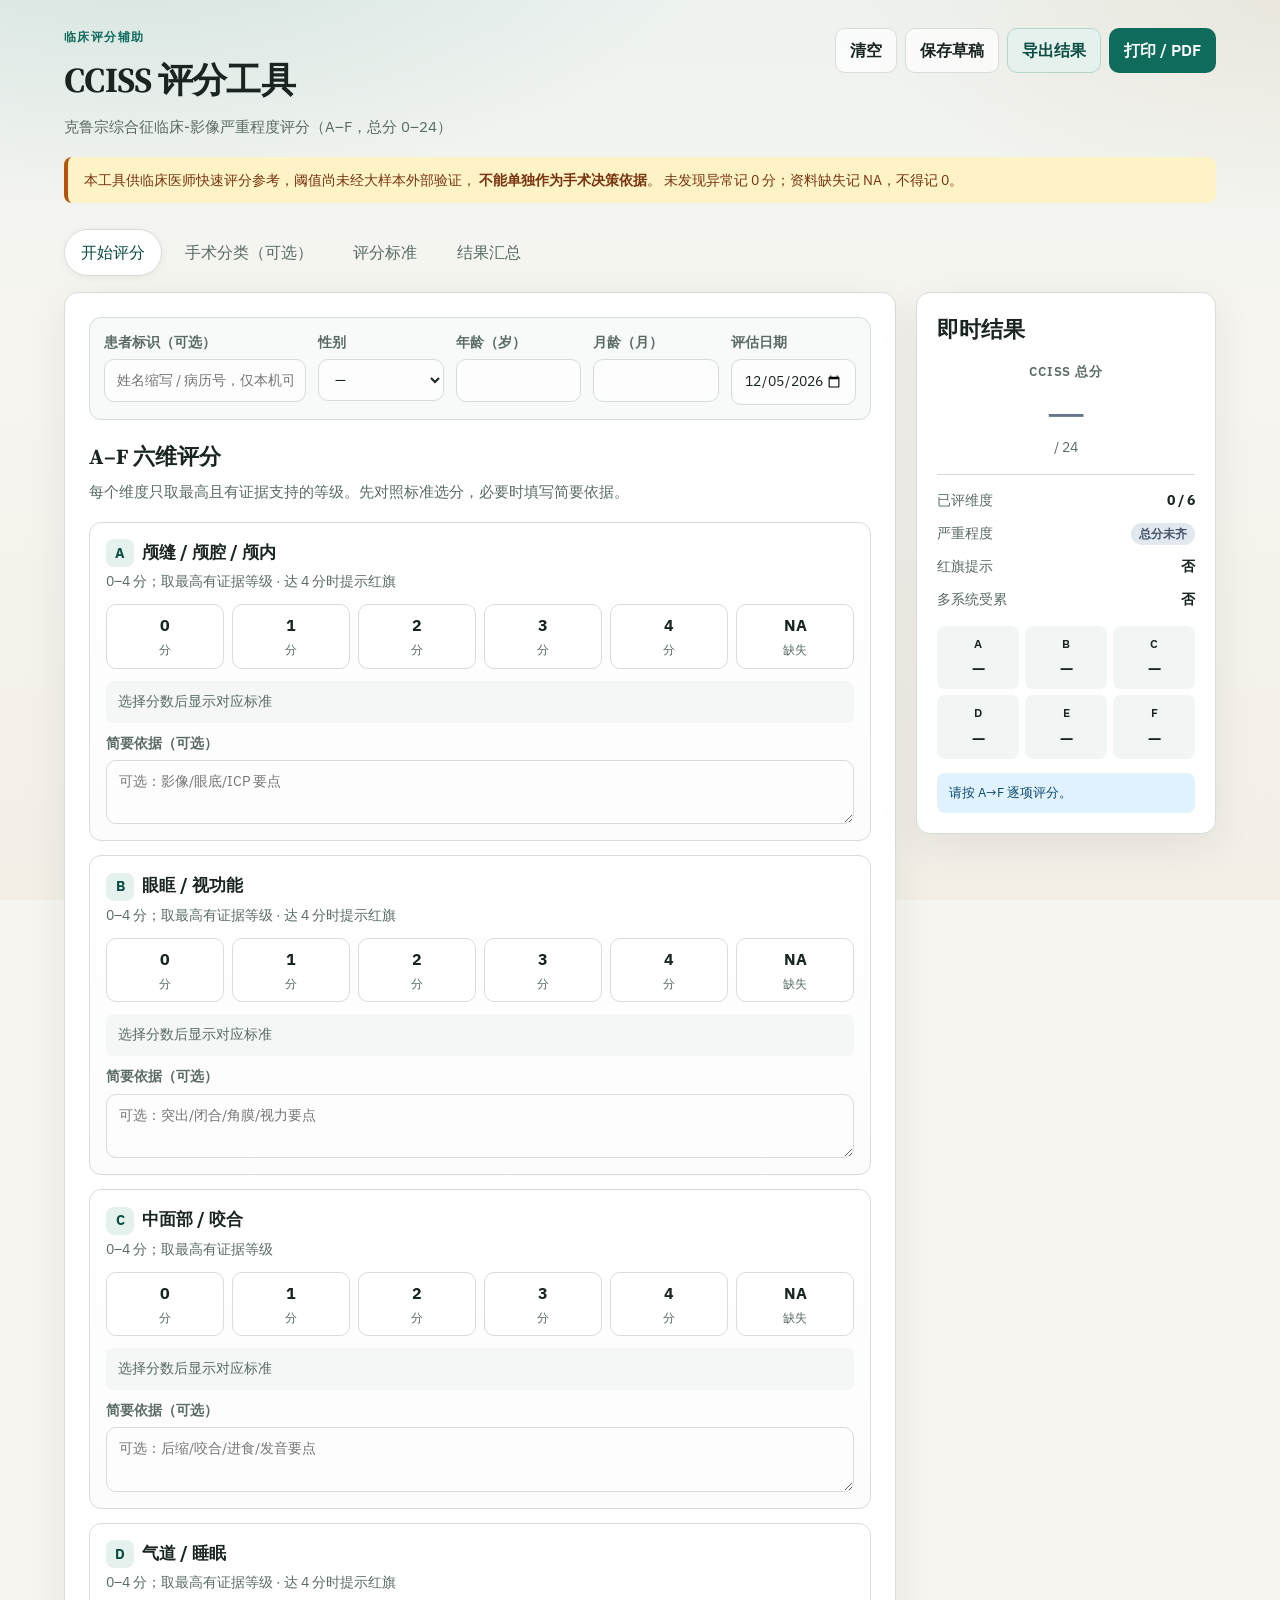
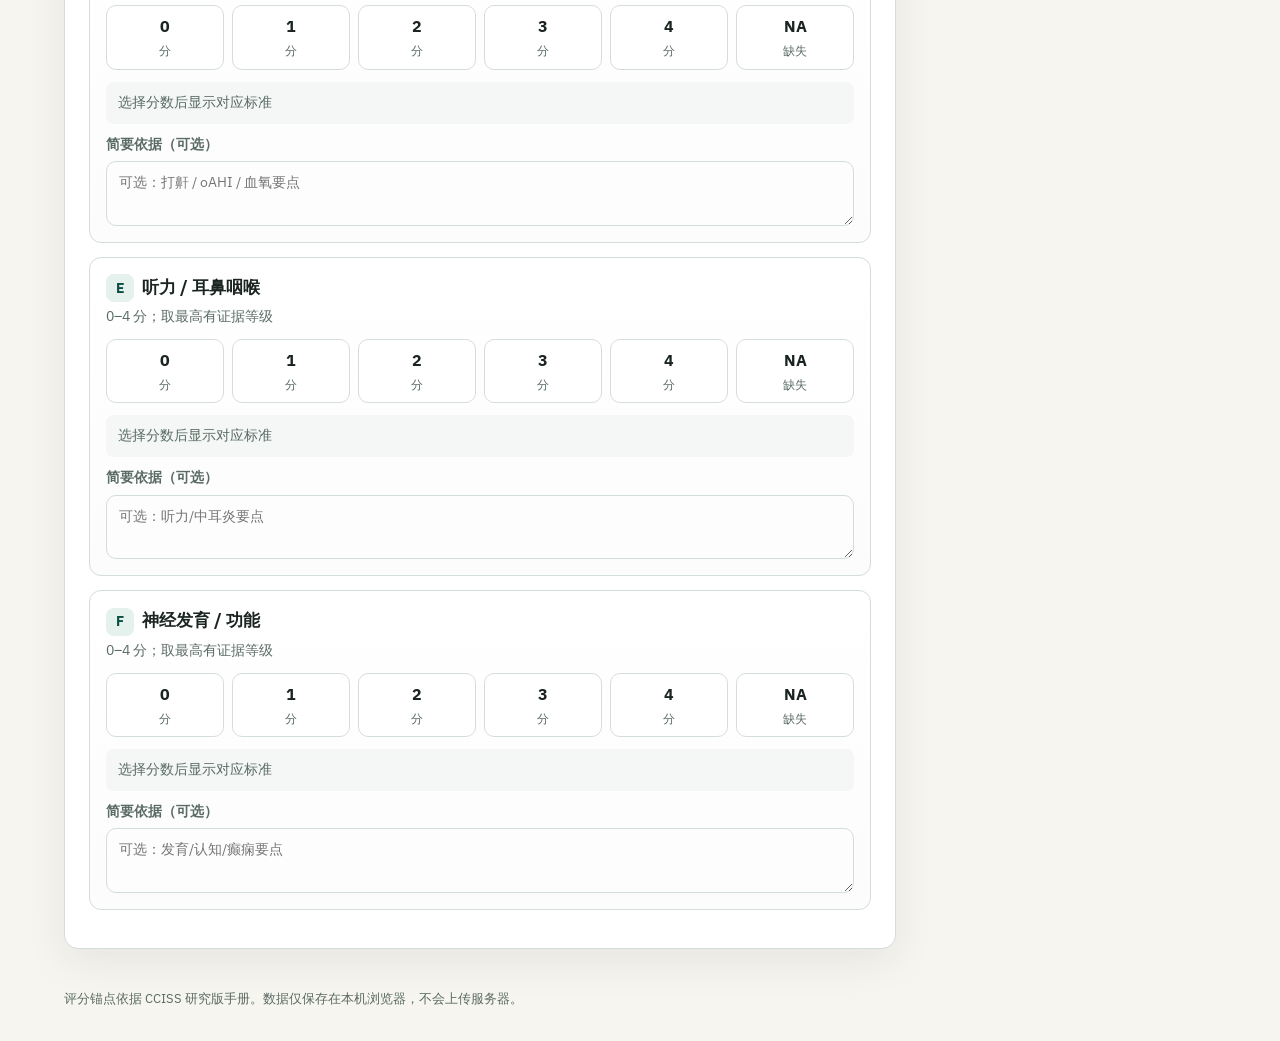
<file: index.html>
<!DOCTYPE html>
<html lang="zh-CN">
<head>
  <meta charset="UTF-8" />
  <meta name="viewport" content="width=device-width, initial-scale=1" />
  <title>CCISS 克鲁宗综合征评分工具</title>
  <link rel="preconnect" href="https://fonts.googleapis.com" />
  <link rel="preconnect" href="https://fonts.gstatic.com" crossorigin />
  <link href="https://fonts.googleapis.com/css2?family=IBM+Plex+Sans:wght@400;500;600;700&family=Source+Serif+4:opsz,wght@8..60,600;8..60,700&display=swap" rel="stylesheet" />
  <link rel="stylesheet" href="styles.css" />
</head>
<body>
  <div class="app-bg" aria-hidden="true"></div>

  <header class="site-header">
    <div class="header-inner">
      <div class="brand">
        <p class="brand-kicker">临床评分辅助</p>
        <h1>CCISS 评分工具</h1>
        <p class="brand-sub">克鲁宗综合征临床-影像严重程度评分（A–F，总分 0–24）</p>
      </div>
      <div class="header-actions">
        <button type="button" class="btn ghost" id="btn-reset">清空</button>
        <button type="button" class="btn ghost" id="btn-save">保存草稿</button>
        <button type="button" class="btn secondary" id="btn-export">导出结果</button>
        <button type="button" class="btn primary" id="btn-print">打印 / PDF</button>
      </div>
    </div>
    <p class="disclaimer">
      本工具供临床医师快速评分参考，阈值尚未经大样本外部验证，
      <strong>不能单独作为手术决策依据</strong>。
      未发现异常记 0 分；资料缺失记 NA，不得记 0。
    </p>
  </header>

  <nav class="tabs" role="tablist">
    <button type="button" class="tab active" data-tab="cciss" role="tab" aria-selected="true">开始评分</button>
    <button type="button" class="tab" data-tab="surgery" role="tab">手术分类（可选）</button>
    <button type="button" class="tab" data-tab="anchors" role="tab">评分标准</button>
    <button type="button" class="tab" data-tab="summary" role="tab">结果汇总</button>
  </nav>

  <main class="layout">
    <section class="main-panel">
      <!-- CCISS 评分（含简要患者信息） -->
      <div class="panel active" id="panel-cciss" role="tabpanel">
        <div class="patient-bar">
          <label>患者标识（可选）
            <input type="text" id="patient_label" placeholder="姓名缩写 / 病历号，仅本机可见" />
          </label>
          <label>性别
            <select id="sex">
              <option value="">—</option>
              <option value="男">男</option>
              <option value="女">女</option>
            </select>
          </label>
          <label>年龄（岁）
            <input type="number" id="age_years" min="0" step="1" />
          </label>
          <label>月龄（月）
            <input type="number" id="age_months" min="0" max="11" step="1" />
          </label>
          <label>评估日期
            <input type="date" id="assess_date" />
          </label>
        </div>

        <div class="panel-head">
          <h2>A–F 六维评分</h2>
          <p class="hint">每个维度只取最高且有证据支持的等级。先对照标准选分，必要时填写简要依据。</p>
        </div>
        <div id="dimensions"></div>
      </div>

      <!-- 手术分类（可选） -->
      <div class="panel" id="panel-surgery" role="tabpanel">
        <h2>手术分类（可选）</h2>
        <p class="hint">如需记录拟行/已行手术类型可填写；手术方式不反向决定 A–F 分数。</p>

        <fieldset class="block">
          <legend>主要手术指征（单选）</legend>
          <div class="choice-grid" id="indication-primary"></div>
        </fieldset>

        <fieldset class="block">
          <legend>术式代码（可多选）</legend>
          <div class="choice-grid multi" id="procedure-codes"></div>
        </fieldset>

        <fieldset class="block">
          <legend>手术复杂度（单选）</legend>
          <div class="choice-grid" id="complexity-grade"></div>
        </fieldset>

        <div class="form-grid">
          <label>牵张成骨
            <select id="distraction">
              <option value="无">无</option>
              <option value="有">有</option>
            </select>
          </label>
          <label class="span-2">术式说明
            <input type="text" id="procedure_text" placeholder="如：Le Fort III + 牵张" />
          </label>
        </div>
      </div>

      <!-- 评分标准 -->
      <div class="panel" id="panel-anchors" role="tabpanel">
        <h2>A–F 评分标准</h2>
        <p class="hint">各维度 0–4 分锚点说明，供评分时对照。</p>
        <div id="anchor-tables"></div>
      </div>

      <!-- 结果汇总 -->
      <div class="panel" id="panel-summary" role="tabpanel">
        <h2>评分结果</h2>
        <div id="summary-detail" class="summary-detail"></div>
        <label class="full">备注
          <textarea id="clinical_notes" rows="3" placeholder="可选：补充临床判断或需随访事项"></textarea>
        </label>
      </div>
    </section>

    <aside class="result-rail" aria-live="polite">
      <h2>即时结果</h2>
      <div class="score-hero">
        <p class="score-label">CCISS 总分</p>
        <p class="score-value" id="live-total">—</p>
        <p class="score-max">/ 24</p>
      </div>
      <dl class="result-list">
        <div><dt>已评维度</dt><dd id="live-scorable">0 / 6</dd></div>
        <div><dt>严重程度</dt><dd id="live-grade">—</dd></div>
        <div><dt>红旗提示</dt><dd id="live-redflag">否</dd></div>
        <div><dt>多系统受累</dt><dd id="live-multisystem">否</dd></div>
      </dl>
      <div class="dim-pills" id="live-dims"></div>
      <div class="rail-note" id="live-note">请按 A→F 逐项评分。</div>
    </aside>
  </main>

  <footer class="site-footer">
    <p>评分锚点依据 CCISS 研究版手册。数据仅保存在本机浏览器，不会上传服务器。</p>
  </footer>

  <script src="app.js"></script>
</body>
</html>
</file>
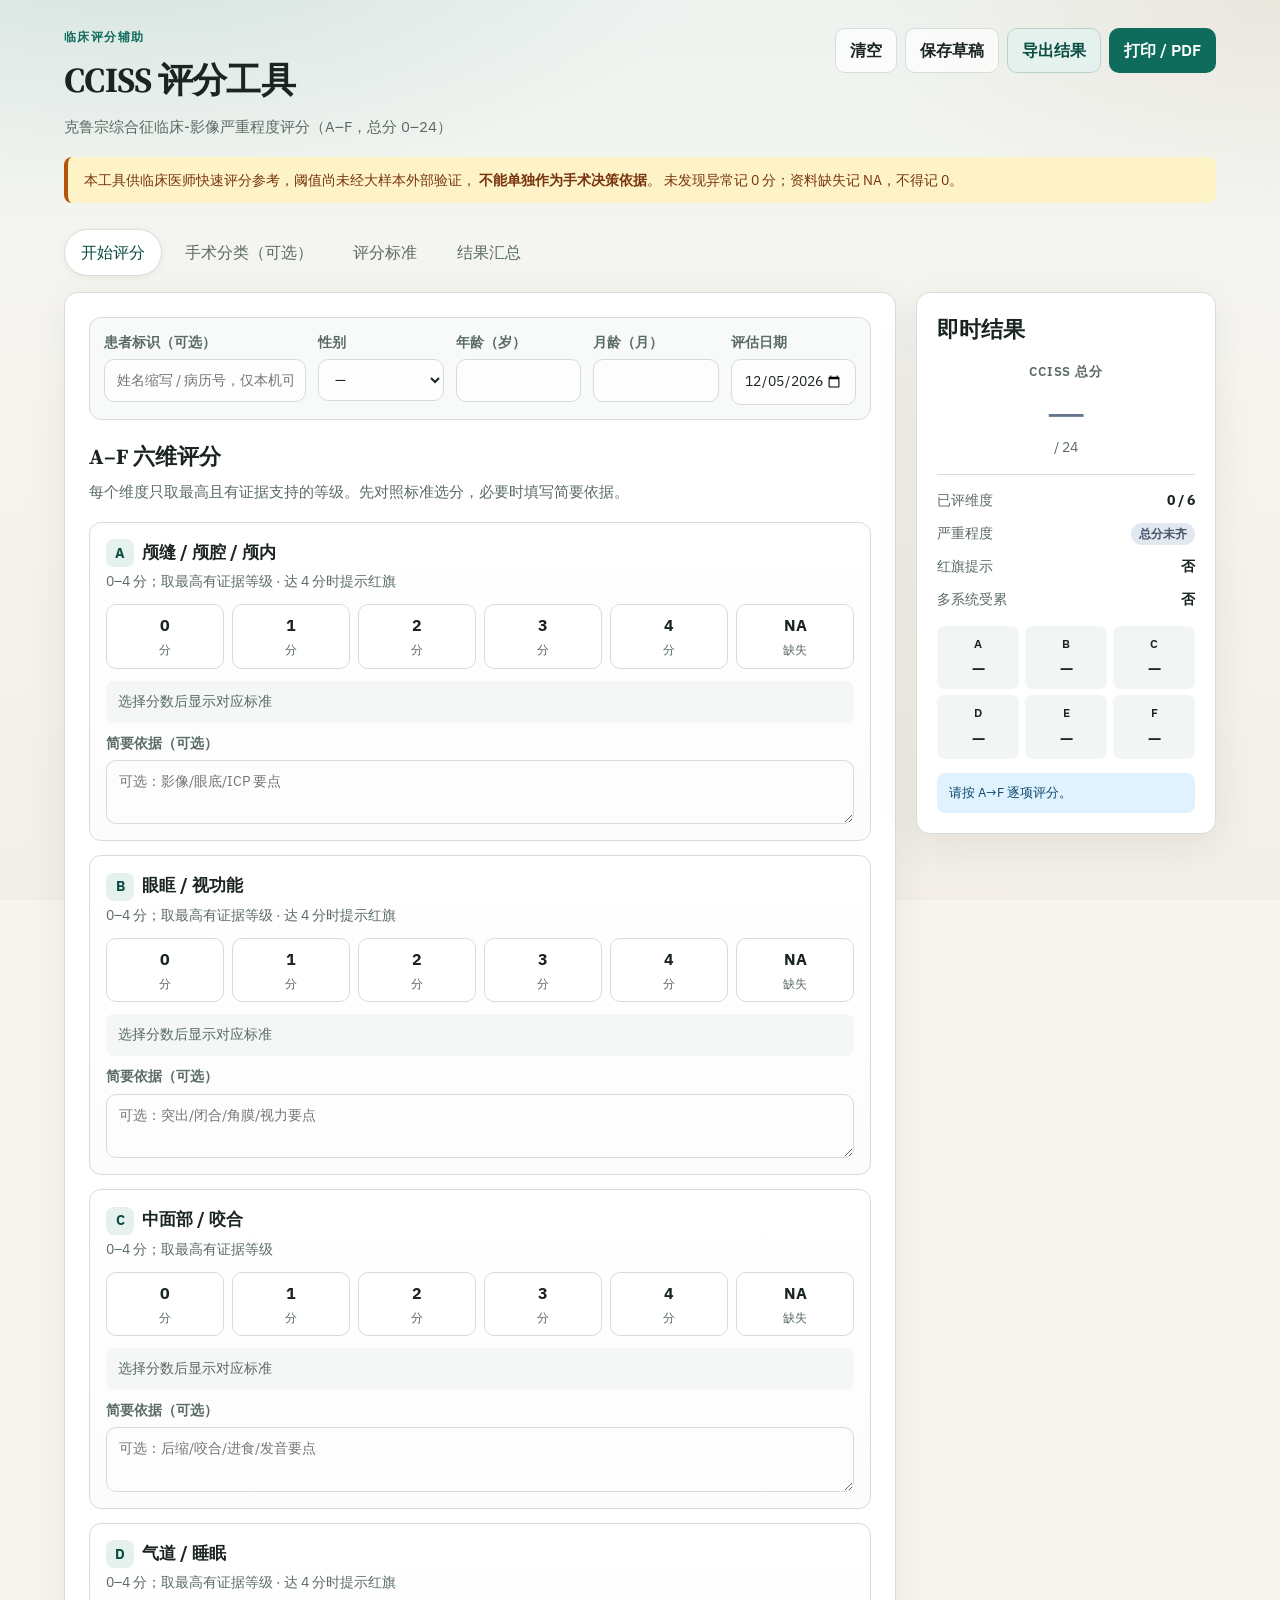
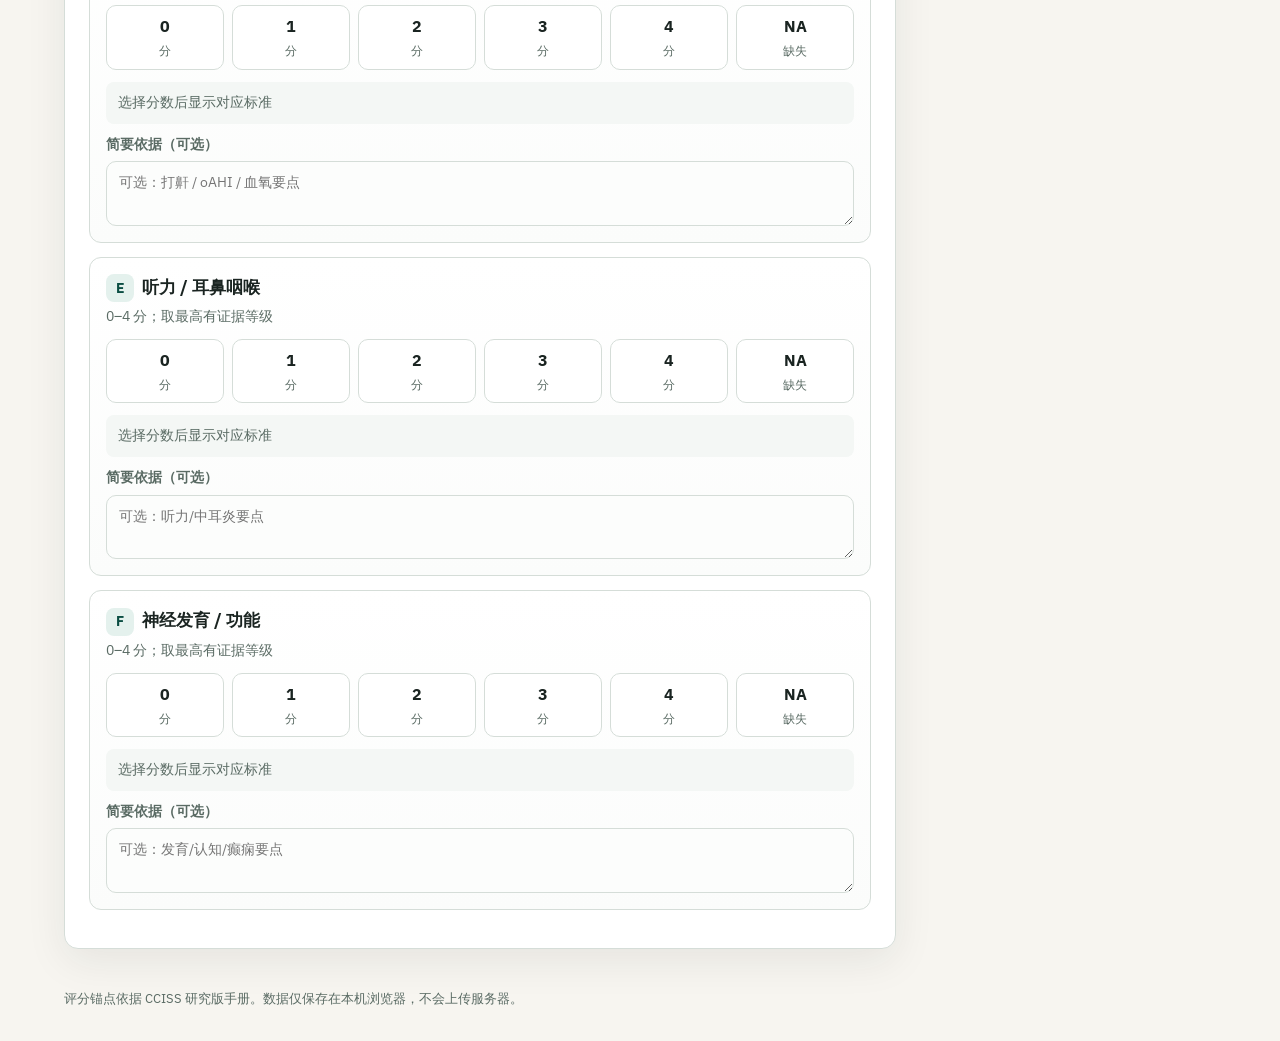
<file: cciss-scorer.html>
<!DOCTYPE html>
<html lang="zh-CN">
<head>
  <meta charset="UTF-8" />
  <meta name="viewport" content="width=device-width, initial-scale=1" />
  <title>CCISS 克鲁宗综合征评分工具</title>
  <link rel="preconnect" href="https://fonts.googleapis.com" />
  <link rel="preconnect" href="https://fonts.gstatic.com" crossorigin />
  <link href="https://fonts.googleapis.com/css2?family=IBM+Plex+Sans:wght@400;500;600;700&family=Source+Serif+4:opsz,wght@8..60,600;8..60,700&display=swap" rel="stylesheet" />
  <style>
:root {
  --ink: #1a2421;
  --muted: #5a6b64;
  --line: #d5ddd8;
  --paper: #f7f5f0;
  --card: #ffffff;
  --teal: #0f6b5c;
  --teal-deep: #0a4d42;
  --teal-soft: #e4f1ed;
  --amber: #b45309;
  --amber-soft: #fef3c7;
  --rose: #9f1239;
  --rose-soft: #ffe4e6;
  --sky: #0c4a6e;
  --sky-soft: #e0f2fe;
  --shadow: 0 12px 40px rgba(26, 36, 33, 0.08);
  --radius: 14px;
  --font: "IBM Plex Sans", "PingFang SC", "Noto Sans SC", sans-serif;
  --display: "Source Serif 4", "Songti SC", Georgia, serif;
}

* { box-sizing: border-box; }
html { scroll-behavior: smooth; }

body {
  margin: 0;
  font-family: var(--font);
  color: var(--ink);
  background: var(--paper);
  line-height: 1.55;
  min-height: 100vh;
}

.app-bg {
  position: fixed;
  inset: 0;
  z-index: -1;
  background:
    radial-gradient(1000px 500px at 10% -10%, rgba(15, 107, 92, 0.12), transparent 60%),
    radial-gradient(800px 400px at 100% 0%, rgba(180, 83, 9, 0.08), transparent 55%),
    linear-gradient(180deg, #eef3f0 0%, var(--paper) 40%, #f3efe7 100%);
}

.site-header {
  max-width: 1200px;
  margin: 0 auto;
  padding: 28px 24px 8px;
}

.header-inner {
  display: flex;
  justify-content: space-between;
  gap: 20px;
  align-items: flex-start;
  flex-wrap: wrap;
}

.brand-kicker {
  margin: 0 0 6px;
  font-size: 12px;
  letter-spacing: 0.12em;
  text-transform: uppercase;
  color: var(--teal);
  font-weight: 600;
}

.brand h1 {
  margin: 0;
  font-family: var(--display);
  font-size: clamp(1.6rem, 3vw, 2.2rem);
  font-weight: 700;
  letter-spacing: -0.02em;
}

.brand-sub {
  margin: 8px 0 0;
  color: var(--muted);
  font-size: 0.95rem;
}

.header-actions {
  display: flex;
  flex-wrap: wrap;
  gap: 8px;
}

.disclaimer {
  margin: 18px 0 0;
  padding: 12px 16px;
  background: var(--amber-soft);
  border-left: 4px solid var(--amber);
  border-radius: 8px;
  color: #78350f;
  font-size: 0.9rem;
}

.disclaimer strong { font-weight: 700; }

.tabs {
  max-width: 1200px;
  margin: 18px auto 0;
  padding: 0 24px;
  display: flex;
  gap: 6px;
  flex-wrap: wrap;
}

.tab {
  border: 1px solid transparent;
  background: transparent;
  color: var(--muted);
  padding: 10px 16px;
  border-radius: 999px;
  cursor: pointer;
  font: inherit;
  font-weight: 500;
  transition: 0.2s ease;
}

.tab:hover { color: var(--ink); background: rgba(255,255,255,0.6); }
.tab.active {
  background: var(--card);
  color: var(--teal-deep);
  border-color: var(--line);
  box-shadow: 0 2px 8px rgba(26, 36, 33, 0.06);
}

.layout {
  max-width: 1200px;
  margin: 16px auto 40px;
  padding: 0 24px;
  display: grid;
  grid-template-columns: minmax(0, 1fr) 300px;
  gap: 20px;
  align-items: start;
}

.main-panel,
.result-rail {
  background: var(--card);
  border: 1px solid var(--line);
  border-radius: var(--radius);
  box-shadow: var(--shadow);
}

.main-panel { padding: 24px; min-height: 520px; }
.result-rail {
  padding: 20px;
  position: sticky;
  top: 16px;
}

.panel { display: none; }
.panel.active { display: block; animation: fadeIn 0.25s ease; }

@keyframes fadeIn {
  from { opacity: 0; transform: translateY(4px); }
  to { opacity: 1; transform: none; }
}

h2 {
  margin: 0 0 8px;
  font-family: var(--display);
  font-size: 1.35rem;
}

.panel-head { margin-bottom: 16px; }

.patient-bar {
  display: grid;
  grid-template-columns: 1.4fr repeat(4, minmax(0, 1fr));
  gap: 12px;
  margin-bottom: 20px;
  padding: 14px;
  border: 1px solid var(--line);
  border-radius: 12px;
  background: #f7faf8;
}

.hint {
  margin: 0 0 18px;
  color: var(--muted);
  font-size: 0.92rem;
}

@media (max-width: 960px) {
  .patient-bar { grid-template-columns: 1fr 1fr; }
}

@media (max-width: 640px) {
  .patient-bar { grid-template-columns: 1fr; }
}

.form-grid {
  display: grid;
  grid-template-columns: repeat(2, minmax(0, 1fr));
  gap: 14px 16px;
}

label, .full {
  display: flex;
  flex-direction: column;
  gap: 6px;
  font-size: 0.86rem;
  font-weight: 600;
  color: var(--muted);
}

.full { margin-top: 14px; }
.span-2 { grid-column: span 2; }

input, select, textarea {
  font: inherit;
  font-weight: 400;
  color: var(--ink);
  padding: 10px 12px;
  border: 1px solid var(--line);
  border-radius: 10px;
  background: #fcfdfc;
  outline: none;
  transition: border-color 0.15s, box-shadow 0.15s;
}

input:focus, select:focus, textarea:focus {
  border-color: var(--teal);
  box-shadow: 0 0 0 3px rgba(15, 107, 92, 0.15);
}

textarea { resize: vertical; }

.btn {
  font: inherit;
  font-weight: 600;
  border-radius: 10px;
  padding: 9px 14px;
  cursor: pointer;
  border: 1px solid transparent;
  transition: 0.15s ease;
}

.btn.primary {
  background: var(--teal);
  color: white;
}
.btn.primary:hover { background: var(--teal-deep); }

.btn.secondary {
  background: var(--teal-soft);
  color: var(--teal-deep);
  border-color: #b7d4cb;
}
.btn.secondary:hover { background: #d5ebe4; }

.btn.ghost {
  background: rgba(255,255,255,0.7);
  border-color: var(--line);
  color: var(--ink);
}
.btn.ghost:hover { background: white; }

.dim-card {
  border: 1px solid var(--line);
  border-radius: 12px;
  padding: 16px;
  margin-bottom: 14px;
  background: linear-gradient(180deg, #fff 0%, #fbfcfb 100%);
}

.dim-card.flagged {
  border-color: #fda4af;
  background: linear-gradient(180deg, #fff 0%, #fff5f6 100%);
}

.dim-top {
  display: flex;
  justify-content: space-between;
  gap: 12px;
  align-items: flex-start;
  margin-bottom: 12px;
}

.dim-code {
  display: inline-flex;
  align-items: center;
  justify-content: center;
  width: 28px;
  height: 28px;
  border-radius: 8px;
  background: var(--teal-soft);
  color: var(--teal-deep);
  font-weight: 700;
  font-size: 0.85rem;
  margin-right: 8px;
}

.dim-title {
  margin: 0;
  font-size: 1.05rem;
  font-weight: 700;
}

.dim-desc {
  margin: 4px 0 0;
  color: var(--muted);
  font-size: 0.85rem;
}

.score-options {
  display: grid;
  grid-template-columns: repeat(6, minmax(0, 1fr));
  gap: 8px;
  margin-bottom: 12px;
}

.score-opt {
  position: relative;
}

.score-opt input {
  position: absolute;
  opacity: 0;
  pointer-events: none;
}

.score-opt span {
  display: flex;
  flex-direction: column;
  align-items: center;
  justify-content: center;
  min-height: 58px;
  padding: 8px 4px;
  border: 1px solid var(--line);
  border-radius: 10px;
  cursor: pointer;
  text-align: center;
  background: white;
  transition: 0.15s ease;
  font-size: 0.78rem;
  color: var(--muted);
  font-weight: 500;
}

.score-opt strong {
  display: block;
  font-size: 1rem;
  color: var(--ink);
  margin-bottom: 2px;
}

.score-opt input:checked + span {
  border-color: var(--teal);
  background: var(--teal-soft);
  color: var(--teal-deep);
  box-shadow: 0 0 0 2px rgba(15, 107, 92, 0.12);
}

.score-opt input:focus-visible + span {
  outline: 2px solid var(--teal);
  outline-offset: 2px;
}

.score-opt.na input:checked + span {
  border-color: #94a3b8;
  background: #f1f5f9;
  color: #475569;
}

.anchor-preview {
  margin: 0 0 10px;
  padding: 10px 12px;
  background: #f4f7f5;
  border-radius: 8px;
  font-size: 0.86rem;
  color: var(--muted);
  min-height: 42px;
}

.missing-reason {
  display: none;
  margin-top: 8px;
}

.missing-reason.show { display: block; }

.block {
  border: 1px solid var(--line);
  border-radius: 12px;
  padding: 14px 16px 16px;
  margin-bottom: 14px;
}

.block legend {
  padding: 0 6px;
  font-weight: 700;
  color: var(--ink);
}

.choice-grid {
  display: grid;
  grid-template-columns: 1fr;
  gap: 8px;
}

.choice {
  display: grid;
  grid-template-columns: 20px 1fr;
  gap: 10px;
  align-items: start;
  padding: 10px 12px;
  border: 1px solid var(--line);
  border-radius: 10px;
  cursor: pointer;
  background: white;
  transition: 0.15s ease;
}

.choice:hover { border-color: #b7d4cb; }
.choice:has(input:checked) {
  border-color: var(--teal);
  background: var(--teal-soft);
}

.choice input { margin-top: 3px; }
.choice .code {
  font-weight: 700;
  color: var(--teal-deep);
  margin-right: 6px;
}
.choice .meta {
  display: block;
  color: var(--muted);
  font-size: 0.82rem;
  font-weight: 400;
  margin-top: 2px;
}

.score-hero {
  text-align: center;
  padding: 8px 0 16px;
  border-bottom: 1px solid var(--line);
  margin-bottom: 14px;
}

.score-label {
  margin: 0;
  font-size: 0.8rem;
  letter-spacing: 0.06em;
  text-transform: uppercase;
  color: var(--muted);
  font-weight: 600;
}

.score-value {
  margin: 4px 0 0;
  font-family: var(--display);
  font-size: 3rem;
  font-weight: 700;
  line-height: 1;
  color: var(--teal-deep);
}

.score-max {
  margin: 2px 0 0;
  color: var(--muted);
  font-size: 0.9rem;
}

.result-list {
  margin: 0;
  display: grid;
  gap: 10px;
}

.result-list > div {
  display: flex;
  justify-content: space-between;
  gap: 12px;
  font-size: 0.9rem;
}

.result-list dt {
  margin: 0;
  color: var(--muted);
  font-weight: 500;
}

.result-list dd {
  margin: 0;
  font-weight: 700;
  text-align: right;
}

.dim-pills {
  display: grid;
  grid-template-columns: repeat(3, 1fr);
  gap: 6px;
  margin-top: 16px;
}

.pill {
  text-align: center;
  padding: 8px 4px;
  border-radius: 8px;
  background: #f1f5f3;
  font-size: 0.78rem;
  font-weight: 600;
}

.pill .v {
  display: block;
  font-size: 1.05rem;
  margin-top: 2px;
}

.pill.na { background: #f1f5f9; color: #64748b; }
.pill.hot { background: var(--rose-soft); color: var(--rose); }
.pill.ok { background: var(--teal-soft); color: var(--teal-deep); }

.rail-note {
  margin-top: 14px;
  padding: 10px 12px;
  border-radius: 8px;
  background: var(--sky-soft);
  color: var(--sky);
  font-size: 0.82rem;
}

.badge {
  display: inline-block;
  padding: 2px 8px;
  border-radius: 999px;
  font-size: 0.75rem;
  font-weight: 700;
}

.badge.mild { background: #dcfce7; color: #166534; }
.badge.mod { background: #fef3c7; color: #92400e; }
.badge.sev { background: #ffedd5; color: #9a3412; }
.badge.crit { background: #ffe4e6; color: #9f1239; }
.badge.na { background: #e2e8f0; color: #475569; }

.anchor-table {
  width: 100%;
  border-collapse: collapse;
  margin-bottom: 18px;
  font-size: 0.86rem;
}

.anchor-table caption {
  text-align: left;
  font-weight: 700;
  font-size: 1rem;
  margin-bottom: 8px;
  font-family: var(--display);
}

.anchor-table th,
.anchor-table td {
  border: 1px solid var(--line);
  padding: 8px 10px;
  vertical-align: top;
}

.anchor-table th {
  background: #f1f5f3;
  width: 52px;
  color: var(--teal-deep);
}

.summary-detail {
  display: grid;
  gap: 12px;
  margin-bottom: 16px;
}

.summary-card {
  border: 1px solid var(--line);
  border-radius: 12px;
  padding: 14px 16px;
  background: #fbfcfb;
}

.summary-card h3 {
  margin: 0 0 8px;
  font-size: 0.95rem;
}

.kv {
  display: grid;
  grid-template-columns: 120px 1fr;
  gap: 6px 12px;
  font-size: 0.9rem;
}

.kv dt { color: var(--muted); margin: 0; }
.kv dd { margin: 0; font-weight: 600; }

.site-footer {
  max-width: 1200px;
  margin: 0 auto 32px;
  padding: 0 24px;
  color: var(--muted);
  font-size: 0.82rem;
}

@media (max-width: 960px) {
  .layout { grid-template-columns: 1fr; }
  .result-rail { position: static; order: -1; }
  .score-options { grid-template-columns: repeat(3, 1fr); }
}

@media (max-width: 640px) {
  .form-grid { grid-template-columns: 1fr; }
  .span-2 { grid-column: span 1; }
  .header-actions { width: 100%; }
  .btn { flex: 1; text-align: center; }
}

@media print {
  .app-bg, .tabs, .header-actions, .site-footer { display: none !important; }
  body { background: white; }
  .layout {
    display: block;
    max-width: none;
    margin: 0;
    padding: 0;
  }
  .result-rail {
    position: static;
    box-shadow: none;
    margin-bottom: 16px;
    break-inside: avoid;
  }
  .main-panel {
    box-shadow: none;
    border: none;
    padding: 0;
  }
  .panel { display: block !important; page-break-before: always; }
  #panel-patient { page-break-before: auto; }
  .disclaimer { border: 1px solid #ccc; }
}

</style>
</head>
<body>
  <div class="app-bg" aria-hidden="true"></div>

  <header class="site-header">
    <div class="header-inner">
      <div class="brand">
        <p class="brand-kicker">临床评分辅助</p>
        <h1>CCISS 评分工具</h1>
        <p class="brand-sub">克鲁宗综合征临床-影像严重程度评分（A–F，总分 0–24）</p>
      </div>
      <div class="header-actions">
        <button type="button" class="btn ghost" id="btn-reset">清空</button>
        <button type="button" class="btn ghost" id="btn-save">保存草稿</button>
        <button type="button" class="btn secondary" id="btn-export">导出结果</button>
        <button type="button" class="btn primary" id="btn-print">打印 / PDF</button>
      </div>
    </div>
    <p class="disclaimer">
      本工具供临床医师快速评分参考，阈值尚未经大样本外部验证，
      <strong>不能单独作为手术决策依据</strong>。
      未发现异常记 0 分；资料缺失记 NA，不得记 0。
    </p>
  </header>

  <nav class="tabs" role="tablist">
    <button type="button" class="tab active" data-tab="cciss" role="tab" aria-selected="true">开始评分</button>
    <button type="button" class="tab" data-tab="surgery" role="tab">手术分类（可选）</button>
    <button type="button" class="tab" data-tab="anchors" role="tab">评分标准</button>
    <button type="button" class="tab" data-tab="summary" role="tab">结果汇总</button>
  </nav>

  <main class="layout">
    <section class="main-panel">
      <!-- CCISS 评分（含简要患者信息） -->
      <div class="panel active" id="panel-cciss" role="tabpanel">
        <div class="patient-bar">
          <label>患者标识（可选）
            <input type="text" id="patient_label" placeholder="姓名缩写 / 病历号，仅本机可见" />
          </label>
          <label>性别
            <select id="sex">
              <option value="">—</option>
              <option value="男">男</option>
              <option value="女">女</option>
            </select>
          </label>
          <label>年龄（岁）
            <input type="number" id="age_years" min="0" step="1" />
          </label>
          <label>月龄（月）
            <input type="number" id="age_months" min="0" max="11" step="1" />
          </label>
          <label>评估日期
            <input type="date" id="assess_date" />
          </label>
        </div>

        <div class="panel-head">
          <h2>A–F 六维评分</h2>
          <p class="hint">每个维度只取最高且有证据支持的等级。先对照标准选分，必要时填写简要依据。</p>
        </div>
        <div id="dimensions"></div>
      </div>

      <!-- 手术分类（可选） -->
      <div class="panel" id="panel-surgery" role="tabpanel">
        <h2>手术分类（可选）</h2>
        <p class="hint">如需记录拟行/已行手术类型可填写；手术方式不反向决定 A–F 分数。</p>

        <fieldset class="block">
          <legend>主要手术指征（单选）</legend>
          <div class="choice-grid" id="indication-primary"></div>
        </fieldset>

        <fieldset class="block">
          <legend>术式代码（可多选）</legend>
          <div class="choice-grid multi" id="procedure-codes"></div>
        </fieldset>

        <fieldset class="block">
          <legend>手术复杂度（单选）</legend>
          <div class="choice-grid" id="complexity-grade"></div>
        </fieldset>

        <div class="form-grid">
          <label>牵张成骨
            <select id="distraction">
              <option value="无">无</option>
              <option value="有">有</option>
            </select>
          </label>
          <label class="span-2">术式说明
            <input type="text" id="procedure_text" placeholder="如：Le Fort III + 牵张" />
          </label>
        </div>
      </div>

      <!-- 评分标准 -->
      <div class="panel" id="panel-anchors" role="tabpanel">
        <h2>A–F 评分标准</h2>
        <p class="hint">各维度 0–4 分锚点说明，供评分时对照。</p>
        <div id="anchor-tables"></div>
      </div>

      <!-- 结果汇总 -->
      <div class="panel" id="panel-summary" role="tabpanel">
        <h2>评分结果</h2>
        <div id="summary-detail" class="summary-detail"></div>
        <label class="full">备注
          <textarea id="clinical_notes" rows="3" placeholder="可选：补充临床判断或需随访事项"></textarea>
        </label>
      </div>
    </section>

    <aside class="result-rail" aria-live="polite">
      <h2>即时结果</h2>
      <div class="score-hero">
        <p class="score-label">CCISS 总分</p>
        <p class="score-value" id="live-total">—</p>
        <p class="score-max">/ 24</p>
      </div>
      <dl class="result-list">
        <div><dt>已评维度</dt><dd id="live-scorable">0 / 6</dd></div>
        <div><dt>严重程度</dt><dd id="live-grade">—</dd></div>
        <div><dt>红旗提示</dt><dd id="live-redflag">否</dd></div>
        <div><dt>多系统受累</dt><dd id="live-multisystem">否</dd></div>
      </dl>
      <div class="dim-pills" id="live-dims"></div>
      <div class="rail-note" id="live-note">请按 A→F 逐项评分。</div>
    </aside>
  </main>

  <footer class="site-footer">
    <p>评分锚点依据 CCISS 研究版手册。数据仅保存在本机浏览器，不会上传服务器。</p>
  </footer>

  <script>
/**
 * CCISS 克鲁宗综合征评分工具（临床医师版）
 */

const STORAGE_KEY = "cciss-scorer-clinical-v1";

const DIMENSIONS = [
  {
    code: "A",
    name: "颅缝 / 颅腔 / 颅内",
    short: "颅腔颅内",
    redFlag: true,
    anchors: {
      0: "无颅缝相关颅腔/颅底异常；无颅内压或脑脊液循环问题证据。",
      1: "单缝或轻度多缝受累，或颅腔容积轻度低于年龄/性别参考；无明确功能损害。",
      2: "多缝明显受累、颅腔容积明显偏低、颅底异常或影像提示颅内压风险，但尚无明确功能损害。",
      3: "有视乳头水肿/客观颅内压增高，或进行性脑室、Chiari/脊髓空洞等并需要主动处理。",
      4: "进行性颅内压增高伴视功能或神经功能损害，或需要紧急减压/脑脊液分流等处理。",
    },
    evidenceHint: "可选：影像/眼底/ICP 要点",
  },
  {
    code: "B",
    name: "眼眶 / 视功能",
    short: "眼眶视功能",
    redFlag: true,
    anchors: {
      0: "眼睑闭合、角膜、视力/眼底和眼球运动无明显异常。",
      1: "轻度眼球突出或眶容积/眶口异常；可完全闭眼，视功能稳定。",
      2: "明显眼球突出、斜视/屈光或弱视风险，或闭眼接近困难；尚无角膜损害。",
      3: "眼睑闭合不全、暴露性角膜病变，或有客观视力/视野/OCT/眼底异常。",
      4: "视神经受压/水肿、严重角膜损害或快速进展的视功能威胁，需要紧急保护。",
    },
    evidenceHint: "可选：突出/闭合/角膜/视力要点",
  },
  {
    code: "C",
    name: "中面部 / 咬合",
    short: "中面部咬合",
    redFlag: false,
    anchors: {
      0: "中面部投影接近年龄/性别参考；咬合、进食和发音无明显问题。",
      1: "轻度骨性或软组织后缩；无明显咬合和功能影响。",
      2: "明确中面部后缩、反颌或咬合异常，伴轻度咀嚼、进食或发音影响。",
      3: "明显后缩伴中重度咬合异常，或进食、咀嚼、发音受到明确影响。",
      4: "极重度后缩伴严重面部功能障碍、反复误吸/进食困难或需要复杂中面部重建。",
    },
    evidenceHint: "可选：后缩/咬合/进食/发音要点",
  },
  {
    code: "D",
    name: "气道 / 睡眠",
    short: "气道睡眠",
    redFlag: true,
    anchors: {
      0: "无持续打鼾或呼吸暂停；PSG oAHI ≤1 次/小时，或专科评估无气道异常。",
      1: "持续打鼾/上气道症状，或轻度影像狭窄；PSG oAHI 1–<5 次/小时。",
      2: "PSG oAHI 5–<10 次/小时，或多平面气道狭窄并有明显睡眠症状/氧减低。",
      3: "PSG oAHI ≥10 次/小时，或有明显低氧/低通气并需要积极气道治疗评估。",
      4: "低通气、呼吸衰竭、严重持续低氧，或需要无创/有创气道支持、气管切开等处理。",
    },
    evidenceHint: "可选：打鼾 / oAHI / 血氧要点",
  },
  {
    code: "E",
    name: "听力 / 耳鼻咽喉",
    short: "听力耳鼻喉",
    redFlag: false,
    anchors: {
      0: "听力学正常；无反复中耳炎或耳鼻咽喉功能影响。",
      1: "单耳轻度听力异常或偶发中耳炎；不影响日常交流。",
      2: "双耳轻度异常、反复中耳炎或需要持续耳鼻咽喉治疗。",
      3: "中度听力下降并影响语言/学习，或明确需要助听干预。",
      4: "重度/极重度听力损失、双侧助听装置/人工耳蜗，或明显交流障碍。",
    },
    evidenceHint: "可选：听力/中耳炎要点",
  },
  {
    code: "F",
    name: "神经发育 / 功能",
    short: "神经发育",
    redFlag: false,
    anchors: {
      0: "运动、语言、认知、行为和日常生活能力与年龄相符；无癫痫。",
      1: "轻度语言/发育或行为问题，暂不影响基本生活和交流。",
      2: "标准化发育/认知结果约低于均值 1–2 个标准差，或需要早期干预/康复支持。",
      3: "中度发育/认知或适应功能受限，明显影响学习、交流或日常活动；或有需治疗的癫痫。",
      4: "重度全面发育障碍、明显神经缺损、难治性癫痫或日常生活高度依赖。",
    },
    evidenceHint: "可选：发育/认知/癫痫要点",
  },
];

const INDICATIONS = [
  { code: "I1", name: "颅内压 / 颅腔容积", desc: "颅腔扩容、颅内压控制或脑保护" },
  { code: "I2", name: "眼眶 / 视功能", desc: "眼眶保护、眼睑闭合、角膜或视神经保护" },
  { code: "I3", name: "中面部 / 咬合", desc: "中面部前移、反颌/咬合或进食发音改善" },
  { code: "I4", name: "气道 / 睡眠", desc: "改善 OSA、低通气、气道狭窄或减少气道支持" },
  { code: "I5", name: "脑积水 / Chiari / 后颅窝", desc: "脑积水、Chiari、脊髓空洞或 CSF 循环处理" },
  { code: "I6", name: "外形 / 修复 / 再次手术", desc: "残余畸形、复发、外形重建或分期修复" },
];

const PROCEDURES = [
  { code: "S1", name: "后颅穹隆 / 后颅窝扩张", desc: "后颅扩容、后颅牵张" },
  { code: "S2", name: "额眶前移 / 额眶重建", desc: "额眶前移、眶上缘重建" },
  { code: "S3", name: "颅穹隆重建 / 颅缝处理", desc: "颅骨重塑、颅缝松解" },
  { code: "S4", name: "Monobloc 前颅面前移", desc: "需注明是否牵张" },
  { code: "S5", name: "Le Fort III 中面部前移", desc: "需注明是否联合颅骨处理" },
  { code: "S6", name: "Le Fort II/I 或其他截骨", desc: "按实际骨切开层面记录" },
  { code: "S7", name: "牵张成骨", desc: "与解剖术式并列编码，如 S5+S7" },
  { code: "S8", name: "脑积水 / Chiari / 气道辅助", desc: "分流、后颅窝减压、气道手术等" },
  { code: "S9", name: "二期 / 修复 / 再次手术", desc: "既往手术后的修复或再干预" },
];

const COMPLEXITY = [
  { code: "I", name: "单区域基础手术", desc: "不能仅按手术时间或输血量判定" },
  { code: "II", name: "单区域复杂或牵张手术", desc: "例如单区域牵张或复杂重建" },
  { code: "III", name: "大型中面部前移", desc: "Monobloc 或 Le Fort III 等" },
  { code: "IV", name: "联合颅面手术", desc: "颅腔/眼眶/中面部联合，或多部位牵张" },
  { code: "V", name: "分期/多次或合并重大辅助问题", desc: "可同时伴气道/分流等辅助处理" },
];

const MISSING_REASONS = [
  { value: "未检查", label: "尚未检查 / 资料缺失" },
  { value: "年龄不适用", label: "年龄尚无法完成该项" },
  { value: "其他", label: "其他" },
];

function $(sel, root = document) {
  return root.querySelector(sel);
}

function $$(sel, root = document) {
  return [...root.querySelectorAll(sel)];
}

function gradeFromTotal(total) {
  if (total == null) return { label: "总分未齐", className: "na" };
  if (total <= 5) return { label: "轻度（0–5）", className: "mild" };
  if (total <= 11) return { label: "中度（6–11）", className: "mod" };
  if (total <= 17) return { label: "重度（12–17）", className: "sev" };
  return { label: "极重度（18–24）", className: "crit" };
}

function computeScores() {
  const scores = {};
  const missing = {};
  const evidence = {};
  let sum = 0;
  let scored = 0;
  const redFlags = [];
  let multiCount = 0;

  for (const dim of DIMENSIONS) {
    const selected = $(`input[name="score_${dim.code}"]:checked`);
    const val = selected ? selected.value : "";
    evidence[dim.code] = $(`#evidence_${dim.code}`)?.value?.trim() || "";
    const miss = $(`#missing_${dim.code}`)?.value || "";

    if (val === "" || val === undefined) {
      scores[dim.code] = null;
      continue;
    }

    if (val === "NA") {
      scores[dim.code] = "NA";
      missing[dim.code] = miss || "未说明";
      continue;
    }

    const n = Number(val);
    scores[dim.code] = n;
    sum += n;
    scored += 1;
    if (dim.redFlag && n === 4) redFlags.push(dim.code);
    if (n >= 2) multiCount += 1;
  }

  const complete = scored === 6 && Object.values(scores).every((v) => typeof v === "number");
  return {
    scores,
    missing,
    evidence,
    scored,
    total: complete ? sum : null,
    grade: gradeFromTotal(complete ? sum : null),
    redFlags,
    multiSystem: multiCount >= 3,
    complete,
  };
}

function renderDimensions() {
  const root = $("#dimensions");
  root.innerHTML = DIMENSIONS.map((dim) => {
    const opts = [0, 1, 2, 3, 4]
      .map(
        (n) => `
        <label class="score-opt">
          <input type="radio" name="score_${dim.code}" value="${n}" />
          <span><strong>${n}</strong>分</span>
        </label>`
      )
      .join("");

    const missingOpts = MISSING_REASONS.map(
      (m) => `<option value="${m.value}">${m.label}</option>`
    ).join("");

    return `
      <article class="dim-card" id="card_${dim.code}" data-code="${dim.code}">
        <div class="dim-top">
          <div>
            <h3 class="dim-title"><span class="dim-code">${dim.code}</span>${dim.name}</h3>
            <p class="dim-desc">0–4 分；取最高有证据等级${dim.redFlag ? " · 达 4 分时提示红旗" : ""}</p>
          </div>
        </div>
        <div class="score-options">
          ${opts}
          <label class="score-opt na">
            <input type="radio" name="score_${dim.code}" value="NA" />
            <span><strong>NA</strong>缺失</span>
          </label>
        </div>
        <p class="anchor-preview" id="anchor_${dim.code}">选择分数后显示对应标准</p>
        <label>简要依据（可选）
          <textarea id="evidence_${dim.code}" rows="2" placeholder="${dim.evidenceHint}"></textarea>
        </label>
        <label class="missing-reason" id="missing_wrap_${dim.code}">缺失原因
          <select id="missing_${dim.code}">
            <option value="">请选择</option>
            ${missingOpts}
          </select>
        </label>
      </article>`;
  }).join("");

  for (const dim of DIMENSIONS) {
    $$(`input[name="score_${dim.code}"]`).forEach((input) => {
      input.addEventListener("change", () => {
        updateAnchorPreview(dim.code);
        updateLive();
      });
    });
    $(`#evidence_${dim.code}`).addEventListener("input", updateLive);
    $(`#missing_${dim.code}`).addEventListener("change", updateLive);
  }
}

function updateAnchorPreview(code) {
  const dim = DIMENSIONS.find((d) => d.code === code);
  const selected = $(`input[name="score_${code}"]:checked`);
  const preview = $(`#anchor_${code}`);
  const missWrap = $(`#missing_wrap_${code}`);
  const card = $(`#card_${code}`);

  if (!selected) {
    preview.textContent = "选择分数后显示对应标准";
    missWrap.classList.remove("show");
    card.classList.remove("flagged");
    return;
  }

  if (selected.value === "NA") {
    preview.textContent = "资料缺失记 NA，不记 0。有缺失时总分暂不计算。";
    missWrap.classList.add("show");
    card.classList.remove("flagged");
    return;
  }

  missWrap.classList.remove("show");
  const n = Number(selected.value);
  preview.textContent = dim.anchors[n];
  card.classList.toggle("flagged", dim.redFlag && n === 4);
}

function renderChoiceGroup(containerId, items, name, multi = false) {
  const root = $(`#${containerId}`);
  if (!root) return;
  root.innerHTML = items
    .map(
      (item) => `
      <label class="choice">
        <input type="${multi ? "checkbox" : "radio"}" name="${name}" value="${item.code}" />
        <span>
          <span class="code">${item.code}</span>${item.name}
          <span class="meta">${item.desc}</span>
        </span>
      </label>`
    )
    .join("");

  $$(`#${containerId} input`).forEach((el) => el.addEventListener("change", updateLive));
}

function renderAnchors() {
  $("#anchor-tables").innerHTML = DIMENSIONS.map((dim) => {
    const rows = [0, 1, 2, 3, 4]
      .map((n) => `<tr><th>${n} 分</th><td>${dim.anchors[n]}</td></tr>`)
      .join("");
    return `
      <table class="anchor-table">
        <caption>${dim.code} · ${dim.name}</caption>
        <tbody>${rows}</tbody>
      </table>`;
  }).join("");
}

function getCheckedValues(name) {
  return $$(`input[name="${name}"]:checked`).map((el) => el.value);
}

function collectState() {
  const result = computeScores();
  return {
    version: "CCISS-clinical-v1",
    exportedAt: new Date().toISOString(),
    patient: {
      label: $("#patient_label").value.trim(),
      sex: $("#sex").value,
      age_years: $("#age_years").value,
      age_months: $("#age_months").value,
      assess_date: $("#assess_date").value,
    },
    cciss: {
      scores: result.scores,
      missing_reasons: result.missing,
      evidence: result.evidence,
      scorable_dimensions: result.scored,
      total: result.total,
      grade: result.grade.label,
      red_flags: result.redFlags,
      multi_system: result.multiSystem,
      complete: result.complete,
      notes: $("#clinical_notes").value.trim(),
    },
    surgery: {
      indication_primary: getCheckedValues("indication_primary")[0] || "",
      procedure_codes: getCheckedValues("procedure_codes"),
      complexity_grade: getCheckedValues("complexity_grade")[0] || "",
      distraction: $("#distraction").value,
      procedure_text: $("#procedure_text").value.trim(),
    },
  };
}

function applyState(state) {
  if (!state) return;
  const p = state.patient || {};
  $("#patient_label").value = p.label || p.patient_id || p.hospital_no || "";
  $("#sex").value = p.sex || "";
  $("#age_years").value = p.age_years || "";
  $("#age_months").value = p.age_months || "";
  $("#assess_date").value = p.assess_date || p.t0_date || "";

  const c = state.cciss || {};
  for (const dim of DIMENSIONS) {
    const val = c.scores?.[dim.code];
    if (val === null || val === undefined || val === "") continue;
    const input = $(`input[name="score_${dim.code}"][value="${val}"]`);
    if (input) input.checked = true;
    if (c.evidence?.[dim.code]) $(`#evidence_${dim.code}`).value = c.evidence[dim.code];
    if (c.missing_reasons?.[dim.code]) $(`#missing_${dim.code}`).value = c.missing_reasons[dim.code];
    updateAnchorPreview(dim.code);
  }
  $("#clinical_notes").value = c.notes || "";

  const s = state.surgery || {};
  if (s.indication_primary) {
    const el = $(`input[name="indication_primary"][value="${s.indication_primary}"]`);
    if (el) el.checked = true;
  }
  (s.procedure_codes || []).forEach((code) => {
    const el = $(`input[name="procedure_codes"][value="${code}"]`);
    if (el) el.checked = true;
  });
  if (s.complexity_grade) {
    const el = $(`input[name="complexity_grade"][value="${s.complexity_grade}"]`);
    if (el) el.checked = true;
  }
  $("#distraction").value = s.distraction || "无";
  $("#procedure_text").value = s.procedure_text || "";
}

function updateLive() {
  const r = computeScores();
  const totalEl = $("#live-total");
  totalEl.textContent = r.total == null ? "—" : String(r.total);
  totalEl.style.color = r.total == null ? "#64748b" : "";

  $("#live-scorable").textContent = `${r.scored} / 6`;
  $("#live-grade").innerHTML = `<span class="badge ${r.grade.className}">${r.grade.label}</span>`;

  if (r.redFlags.length) {
    $("#live-redflag").innerHTML = `<span class="badge crit">是：${r.redFlags.map((c) => c + "4").join("、")}</span>`;
  } else {
    $("#live-redflag").textContent = "否";
  }

  $("#live-multisystem").textContent = r.multiSystem ? "是（≥3 维 ≥2 分）" : "否";

  $("#live-dims").innerHTML = DIMENSIONS.map((dim) => {
    const v = r.scores[dim.code];
    let cls = "pill";
    let text = "—";
    if (v === "NA") {
      cls += " na";
      text = "NA";
    } else if (typeof v === "number") {
      text = String(v);
      cls += dim.redFlag && v === 4 ? " hot" : " ok";
    }
    return `<div class="${cls}">${dim.code}<span class="v">${text}</span></div>`;
  }).join("");

  let note = "请按 A→F 逐项评分。";
  if (r.scored > 0 && !r.complete) {
    const missingDims = DIMENSIONS.filter((d) => r.scores[d.code] == null || r.scores[d.code] === "NA")
      .map((d) => d.code)
      .join("、");
    note = `尚有维度未完成或为 NA（${missingDims}）。六项齐全后才会计算总分。`;
  } else if (r.complete && r.redFlags.length) {
    note = "总分已出，但存在红旗维度（A/B/D=4），即使总分不高也需单独关注。";
  } else if (r.complete) {
    note = "六维评分已完成，可在「结果汇总」查看或打印。";
  }
  $("#live-note").textContent = note;
  renderSummary(r);
}

function renderSummary(r) {
  const state = collectState();
  const p = state.patient;
  const surg = state.surgery;
  const ageText = [p.age_years !== "" ? `${p.age_years}岁` : "", p.age_months !== "" ? `${p.age_months}月` : ""]
    .filter(Boolean)
    .join("");

  const scoreRows = DIMENSIONS.map((dim) => {
    const v = r.scores[dim.code];
    const display =
      v == null ? "未填" : v === "NA" ? `NA（${r.missing[dim.code] || "原因未填"}）` : `${v} / 4`;
    return `<div><dt>${dim.code} ${dim.short}</dt><dd>${display}</dd></div>`;
  }).join("");

  const hasSurgery = surg.indication_primary || (surg.procedure_codes || []).length || surg.complexity_grade;

  $("#summary-detail").innerHTML = `
    <div class="summary-card">
      <h3>患者</h3>
      <dl class="kv">
        <dt>标识</dt><dd>${p.label || "—"}</dd>
        <dt>年龄 / 性别</dt><dd>${[ageText, p.sex].filter(Boolean).join(" / ") || "—"}</dd>
        <dt>评估日期</dt><dd>${p.assess_date || "—"}</dd>
      </dl>
    </div>
    <div class="summary-card">
      <h3>CCISS 评分</h3>
      <dl class="kv">
        ${scoreRows}
        <dt>总分</dt><dd>${r.total == null ? "未齐" : r.total + " / 24"}</dd>
        <dt>严重程度</dt><dd><span class="badge ${r.grade.className}">${r.grade.label}</span></dd>
        <dt>红旗</dt><dd>${r.redFlags.length ? r.redFlags.map((c) => c + "=4").join("、") : "否"}</dd>
        <dt>多系统受累</dt><dd>${r.multiSystem ? "是" : "否"}</dd>
      </dl>
    </div>
    ${
      hasSurgery
        ? `<div class="summary-card">
      <h3>手术分类</h3>
      <dl class="kv">
        <dt>主要指征</dt><dd>${surg.indication_primary || "—"}</dd>
        <dt>术式</dt><dd>${(surg.procedure_codes || []).join(" + ") || "—"}</dd>
        <dt>复杂度</dt><dd>${surg.complexity_grade || "—"}</dd>
        <dt>牵张</dt><dd>${surg.distraction || "—"}</dd>
        <dt>说明</dt><dd>${surg.procedure_text || "—"}</dd>
      </dl>
    </div>`
        : ""
    }`;
}

function setupTabs() {
  $$(".tab").forEach((tab) => {
    tab.addEventListener("click", () => {
      $$(".tab").forEach((t) => {
        t.classList.remove("active");
        t.setAttribute("aria-selected", "false");
      });
      $$(".panel").forEach((p) => p.classList.remove("active"));
      tab.classList.add("active");
      tab.setAttribute("aria-selected", "true");
      $(`#panel-${tab.dataset.tab}`).classList.add("active");
      updateLive();
    });
  });
}

function saveDraft() {
  localStorage.setItem(STORAGE_KEY, JSON.stringify(collectState()));
  flashNote("草稿已保存到本机。");
}

function loadDraft() {
  try {
    const raw = localStorage.getItem(STORAGE_KEY);
    if (!raw) return;
    applyState(JSON.parse(raw));
  } catch (err) {
    console.warn("无法加载草稿", err);
  }
}

function resetAll() {
  if (!confirm("确定清空当前全部填写内容？")) return;
  localStorage.removeItem(STORAGE_KEY);
  $$("input[type='text'], input[type='number'], input[type='date'], textarea").forEach((el) => {
    el.value = "";
  });
  $$("select").forEach((el) => {
    el.selectedIndex = 0;
  });
  $$("input[type='radio'], input[type='checkbox']").forEach((el) => {
    el.checked = false;
  });
  $("#distraction").value = "无";
  DIMENSIONS.forEach((d) => updateAnchorPreview(d.code));
  updateLive();
  flashNote("已清空。");
}

function exportJson() {
  const state = collectState();
  const blob = new Blob([JSON.stringify(state, null, 2)], { type: "application/json" });
  const a = document.createElement("a");
  const id = state.patient.label || "case";
  a.href = URL.createObjectURL(blob);
  a.download = `CCISS_${id}_${new Date().toISOString().slice(0, 10)}.json`;
  a.click();
  URL.revokeObjectURL(a.href);
}

function flashNote(text) {
  const el = $("#live-note");
  el.textContent = text;
  setTimeout(() => updateLive(), 1600);
}

function bindInputs() {
  ["#patient_label", "#sex", "#age_years", "#age_months", "#assess_date", "#clinical_notes", "#distraction", "#procedure_text"].forEach(
    (sel) => {
      const el = $(sel);
      if (!el) return;
      el.addEventListener("input", updateLive);
      el.addEventListener("change", updateLive);
    }
  );
}

function init() {
  renderDimensions();
  renderChoiceGroup("indication-primary", INDICATIONS, "indication_primary", false);
  renderChoiceGroup("procedure-codes", PROCEDURES, "procedure_codes", true);
  renderChoiceGroup("complexity-grade", COMPLEXITY, "complexity_grade", false);
  renderAnchors();
  setupTabs();
  bindInputs();

  $("#btn-save").addEventListener("click", saveDraft);
  $("#btn-export").addEventListener("click", exportJson);
  $("#btn-print").addEventListener("click", () => window.print());
  $("#btn-reset").addEventListener("click", resetAll);

  if (!$("#assess_date").value) {
    $("#assess_date").value = new Date().toISOString().slice(0, 10);
  }

  loadDraft();
  updateLive();
}

document.addEventListener("DOMContentLoaded", init);

</script>
</body>
</html>
</file>
<file: styles.css>
:root {
  --ink: #1a2421;
  --muted: #5a6b64;
  --line: #d5ddd8;
  --paper: #f7f5f0;
  --card: #ffffff;
  --teal: #0f6b5c;
  --teal-deep: #0a4d42;
  --teal-soft: #e4f1ed;
  --amber: #b45309;
  --amber-soft: #fef3c7;
  --rose: #9f1239;
  --rose-soft: #ffe4e6;
  --sky: #0c4a6e;
  --sky-soft: #e0f2fe;
  --shadow: 0 12px 40px rgba(26, 36, 33, 0.08);
  --radius: 14px;
  --font: "IBM Plex Sans", "PingFang SC", "Noto Sans SC", sans-serif;
  --display: "Source Serif 4", "Songti SC", Georgia, serif;
}

* { box-sizing: border-box; }
html { scroll-behavior: smooth; }

body {
  margin: 0;
  font-family: var(--font);
  color: var(--ink);
  background: var(--paper);
  line-height: 1.55;
  min-height: 100vh;
}

.app-bg {
  position: fixed;
  inset: 0;
  z-index: -1;
  background:
    radial-gradient(1000px 500px at 10% -10%, rgba(15, 107, 92, 0.12), transparent 60%),
    radial-gradient(800px 400px at 100% 0%, rgba(180, 83, 9, 0.08), transparent 55%),
    linear-gradient(180deg, #eef3f0 0%, var(--paper) 40%, #f3efe7 100%);
}

.site-header {
  max-width: 1200px;
  margin: 0 auto;
  padding: 28px 24px 8px;
}

.header-inner {
  display: flex;
  justify-content: space-between;
  gap: 20px;
  align-items: flex-start;
  flex-wrap: wrap;
}

.brand-kicker {
  margin: 0 0 6px;
  font-size: 12px;
  letter-spacing: 0.12em;
  text-transform: uppercase;
  color: var(--teal);
  font-weight: 600;
}

.brand h1 {
  margin: 0;
  font-family: var(--display);
  font-size: clamp(1.6rem, 3vw, 2.2rem);
  font-weight: 700;
  letter-spacing: -0.02em;
}

.brand-sub {
  margin: 8px 0 0;
  color: var(--muted);
  font-size: 0.95rem;
}

.header-actions {
  display: flex;
  flex-wrap: wrap;
  gap: 8px;
}

.disclaimer {
  margin: 18px 0 0;
  padding: 12px 16px;
  background: var(--amber-soft);
  border-left: 4px solid var(--amber);
  border-radius: 8px;
  color: #78350f;
  font-size: 0.9rem;
}

.disclaimer strong { font-weight: 700; }

.tabs {
  max-width: 1200px;
  margin: 18px auto 0;
  padding: 0 24px;
  display: flex;
  gap: 6px;
  flex-wrap: wrap;
}

.tab {
  border: 1px solid transparent;
  background: transparent;
  color: var(--muted);
  padding: 10px 16px;
  border-radius: 999px;
  cursor: pointer;
  font: inherit;
  font-weight: 500;
  transition: 0.2s ease;
}

.tab:hover { color: var(--ink); background: rgba(255,255,255,0.6); }
.tab.active {
  background: var(--card);
  color: var(--teal-deep);
  border-color: var(--line);
  box-shadow: 0 2px 8px rgba(26, 36, 33, 0.06);
}

.layout {
  max-width: 1200px;
  margin: 16px auto 40px;
  padding: 0 24px;
  display: grid;
  grid-template-columns: minmax(0, 1fr) 300px;
  gap: 20px;
  align-items: start;
}

.main-panel,
.result-rail {
  background: var(--card);
  border: 1px solid var(--line);
  border-radius: var(--radius);
  box-shadow: var(--shadow);
}

.main-panel { padding: 24px; min-height: 520px; }
.result-rail {
  padding: 20px;
  position: sticky;
  top: 16px;
}

.panel { display: none; }
.panel.active { display: block; animation: fadeIn 0.25s ease; }

@keyframes fadeIn {
  from { opacity: 0; transform: translateY(4px); }
  to { opacity: 1; transform: none; }
}

h2 {
  margin: 0 0 8px;
  font-family: var(--display);
  font-size: 1.35rem;
}

.panel-head { margin-bottom: 16px; }

.patient-bar {
  display: grid;
  grid-template-columns: 1.4fr repeat(4, minmax(0, 1fr));
  gap: 12px;
  margin-bottom: 20px;
  padding: 14px;
  border: 1px solid var(--line);
  border-radius: 12px;
  background: #f7faf8;
}

.hint {
  margin: 0 0 18px;
  color: var(--muted);
  font-size: 0.92rem;
}

@media (max-width: 960px) {
  .patient-bar { grid-template-columns: 1fr 1fr; }
}

@media (max-width: 640px) {
  .patient-bar { grid-template-columns: 1fr; }
}

.form-grid {
  display: grid;
  grid-template-columns: repeat(2, minmax(0, 1fr));
  gap: 14px 16px;
}

label, .full {
  display: flex;
  flex-direction: column;
  gap: 6px;
  font-size: 0.86rem;
  font-weight: 600;
  color: var(--muted);
}

.full { margin-top: 14px; }
.span-2 { grid-column: span 2; }

input, select, textarea {
  font: inherit;
  font-weight: 400;
  color: var(--ink);
  padding: 10px 12px;
  border: 1px solid var(--line);
  border-radius: 10px;
  background: #fcfdfc;
  outline: none;
  transition: border-color 0.15s, box-shadow 0.15s;
}

input:focus, select:focus, textarea:focus {
  border-color: var(--teal);
  box-shadow: 0 0 0 3px rgba(15, 107, 92, 0.15);
}

textarea { resize: vertical; }

.btn {
  font: inherit;
  font-weight: 600;
  border-radius: 10px;
  padding: 9px 14px;
  cursor: pointer;
  border: 1px solid transparent;
  transition: 0.15s ease;
}

.btn.primary {
  background: var(--teal);
  color: white;
}
.btn.primary:hover { background: var(--teal-deep); }

.btn.secondary {
  background: var(--teal-soft);
  color: var(--teal-deep);
  border-color: #b7d4cb;
}
.btn.secondary:hover { background: #d5ebe4; }

.btn.ghost {
  background: rgba(255,255,255,0.7);
  border-color: var(--line);
  color: var(--ink);
}
.btn.ghost:hover { background: white; }

.dim-card {
  border: 1px solid var(--line);
  border-radius: 12px;
  padding: 16px;
  margin-bottom: 14px;
  background: linear-gradient(180deg, #fff 0%, #fbfcfb 100%);
}

.dim-card.flagged {
  border-color: #fda4af;
  background: linear-gradient(180deg, #fff 0%, #fff5f6 100%);
}

.dim-top {
  display: flex;
  justify-content: space-between;
  gap: 12px;
  align-items: flex-start;
  margin-bottom: 12px;
}

.dim-code {
  display: inline-flex;
  align-items: center;
  justify-content: center;
  width: 28px;
  height: 28px;
  border-radius: 8px;
  background: var(--teal-soft);
  color: var(--teal-deep);
  font-weight: 700;
  font-size: 0.85rem;
  margin-right: 8px;
}

.dim-title {
  margin: 0;
  font-size: 1.05rem;
  font-weight: 700;
}

.dim-desc {
  margin: 4px 0 0;
  color: var(--muted);
  font-size: 0.85rem;
}

.score-options {
  display: grid;
  grid-template-columns: repeat(6, minmax(0, 1fr));
  gap: 8px;
  margin-bottom: 12px;
}

.score-opt {
  position: relative;
}

.score-opt input {
  position: absolute;
  opacity: 0;
  pointer-events: none;
}

.score-opt span {
  display: flex;
  flex-direction: column;
  align-items: center;
  justify-content: center;
  min-height: 58px;
  padding: 8px 4px;
  border: 1px solid var(--line);
  border-radius: 10px;
  cursor: pointer;
  text-align: center;
  background: white;
  transition: 0.15s ease;
  font-size: 0.78rem;
  color: var(--muted);
  font-weight: 500;
}

.score-opt strong {
  display: block;
  font-size: 1rem;
  color: var(--ink);
  margin-bottom: 2px;
}

.score-opt input:checked + span {
  border-color: var(--teal);
  background: var(--teal-soft);
  color: var(--teal-deep);
  box-shadow: 0 0 0 2px rgba(15, 107, 92, 0.12);
}

.score-opt input:focus-visible + span {
  outline: 2px solid var(--teal);
  outline-offset: 2px;
}

.score-opt.na input:checked + span {
  border-color: #94a3b8;
  background: #f1f5f9;
  color: #475569;
}

.anchor-preview {
  margin: 0 0 10px;
  padding: 10px 12px;
  background: #f4f7f5;
  border-radius: 8px;
  font-size: 0.86rem;
  color: var(--muted);
  min-height: 42px;
}

.missing-reason {
  display: none;
  margin-top: 8px;
}

.missing-reason.show { display: block; }

.block {
  border: 1px solid var(--line);
  border-radius: 12px;
  padding: 14px 16px 16px;
  margin-bottom: 14px;
}

.block legend {
  padding: 0 6px;
  font-weight: 700;
  color: var(--ink);
}

.choice-grid {
  display: grid;
  grid-template-columns: 1fr;
  gap: 8px;
}

.choice {
  display: grid;
  grid-template-columns: 20px 1fr;
  gap: 10px;
  align-items: start;
  padding: 10px 12px;
  border: 1px solid var(--line);
  border-radius: 10px;
  cursor: pointer;
  background: white;
  transition: 0.15s ease;
}

.choice:hover { border-color: #b7d4cb; }
.choice:has(input:checked) {
  border-color: var(--teal);
  background: var(--teal-soft);
}

.choice input { margin-top: 3px; }
.choice .code {
  font-weight: 700;
  color: var(--teal-deep);
  margin-right: 6px;
}
.choice .meta {
  display: block;
  color: var(--muted);
  font-size: 0.82rem;
  font-weight: 400;
  margin-top: 2px;
}

.score-hero {
  text-align: center;
  padding: 8px 0 16px;
  border-bottom: 1px solid var(--line);
  margin-bottom: 14px;
}

.score-label {
  margin: 0;
  font-size: 0.8rem;
  letter-spacing: 0.06em;
  text-transform: uppercase;
  color: var(--muted);
  font-weight: 600;
}

.score-value {
  margin: 4px 0 0;
  font-family: var(--display);
  font-size: 3rem;
  font-weight: 700;
  line-height: 1;
  color: var(--teal-deep);
}

.score-max {
  margin: 2px 0 0;
  color: var(--muted);
  font-size: 0.9rem;
}

.result-list {
  margin: 0;
  display: grid;
  gap: 10px;
}

.result-list > div {
  display: flex;
  justify-content: space-between;
  gap: 12px;
  font-size: 0.9rem;
}

.result-list dt {
  margin: 0;
  color: var(--muted);
  font-weight: 500;
}

.result-list dd {
  margin: 0;
  font-weight: 700;
  text-align: right;
}

.dim-pills {
  display: grid;
  grid-template-columns: repeat(3, 1fr);
  gap: 6px;
  margin-top: 16px;
}

.pill {
  text-align: center;
  padding: 8px 4px;
  border-radius: 8px;
  background: #f1f5f3;
  font-size: 0.78rem;
  font-weight: 600;
}

.pill .v {
  display: block;
  font-size: 1.05rem;
  margin-top: 2px;
}

.pill.na { background: #f1f5f9; color: #64748b; }
.pill.hot { background: var(--rose-soft); color: var(--rose); }
.pill.ok { background: var(--teal-soft); color: var(--teal-deep); }

.rail-note {
  margin-top: 14px;
  padding: 10px 12px;
  border-radius: 8px;
  background: var(--sky-soft);
  color: var(--sky);
  font-size: 0.82rem;
}

.badge {
  display: inline-block;
  padding: 2px 8px;
  border-radius: 999px;
  font-size: 0.75rem;
  font-weight: 700;
}

.badge.mild { background: #dcfce7; color: #166534; }
.badge.mod { background: #fef3c7; color: #92400e; }
.badge.sev { background: #ffedd5; color: #9a3412; }
.badge.crit { background: #ffe4e6; color: #9f1239; }
.badge.na { background: #e2e8f0; color: #475569; }

.anchor-table {
  width: 100%;
  border-collapse: collapse;
  margin-bottom: 18px;
  font-size: 0.86rem;
}

.anchor-table caption {
  text-align: left;
  font-weight: 700;
  font-size: 1rem;
  margin-bottom: 8px;
  font-family: var(--display);
}

.anchor-table th,
.anchor-table td {
  border: 1px solid var(--line);
  padding: 8px 10px;
  vertical-align: top;
}

.anchor-table th {
  background: #f1f5f3;
  width: 52px;
  color: var(--teal-deep);
}

.summary-detail {
  display: grid;
  gap: 12px;
  margin-bottom: 16px;
}

.summary-card {
  border: 1px solid var(--line);
  border-radius: 12px;
  padding: 14px 16px;
  background: #fbfcfb;
}

.summary-card h3 {
  margin: 0 0 8px;
  font-size: 0.95rem;
}

.kv {
  display: grid;
  grid-template-columns: 120px 1fr;
  gap: 6px 12px;
  font-size: 0.9rem;
}

.kv dt { color: var(--muted); margin: 0; }
.kv dd { margin: 0; font-weight: 600; }

.site-footer {
  max-width: 1200px;
  margin: 0 auto 32px;
  padding: 0 24px;
  color: var(--muted);
  font-size: 0.82rem;
}

@media (max-width: 960px) {
  .layout { grid-template-columns: 1fr; }
  .result-rail { position: static; order: -1; }
  .score-options { grid-template-columns: repeat(3, 1fr); }
}

@media (max-width: 640px) {
  .form-grid { grid-template-columns: 1fr; }
  .span-2 { grid-column: span 1; }
  .header-actions { width: 100%; }
  .btn { flex: 1; text-align: center; }
}

@media print {
  .app-bg, .tabs, .header-actions, .site-footer { display: none !important; }
  body { background: white; }
  .layout {
    display: block;
    max-width: none;
    margin: 0;
    padding: 0;
  }
  .result-rail {
    position: static;
    box-shadow: none;
    margin-bottom: 16px;
    break-inside: avoid;
  }
  .main-panel {
    box-shadow: none;
    border: none;
    padding: 0;
  }
  .panel { display: block !important; page-break-before: always; }
  #panel-patient { page-break-before: auto; }
  .disclaimer { border: 1px solid #ccc; }
}
</file>
